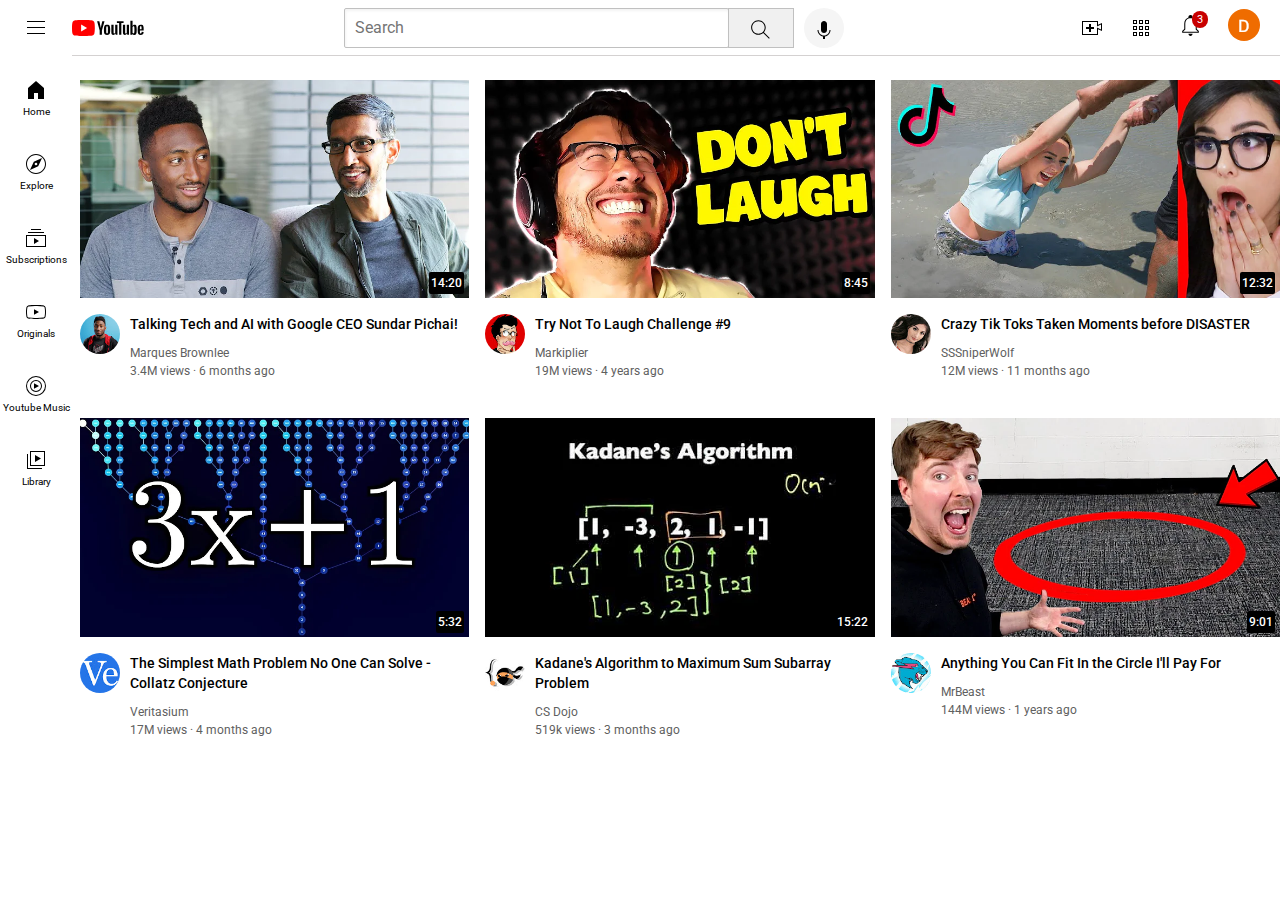
<file: index.html>
<!DOCTYPE html>
<html>
<head>
    <title>Youtube.com Clone</title>

    <link rel="preconnect" href="https://fonts.googleapis.com">
    <link rel="preconnect" href="https://fonts.gstatic.com" crossorigin>
    <link href="https://fonts.googleapis.com/css2?family=Montserrat&family=Roboto:wght@400;500;700&display=swap" rel="stylesheet">
<link rel="stylesheet" href="styles/general.css">
<link rel="stylesheet" href="styles/header.css">
<link rel="stylesheet" href="styles/video.css">
<link rel="stylesheet" href="styles/sidebar.css">
<body>
    <div class="header">
      <div class="left-section">
        <img class="hamburger-menu" src="icons/hamburger-menu.svg">
        <img class="youtube-icon" src="icons/youtube.svg">
      </div>
      <div class="middle-section">
        <input class="search-bar" type="text" placeholder="Search">
        <button class="search-button">
          <img class="search-icon" src="icons/search.svg">
        </button>
        <button class="voice-search-button">
          <img class="voice-search-icon" src="icons/voice-search-icon.svg">
        </button>
      </div>
      <div class="right-section">
        <img class="upload-icon" src="icons/upload.svg">
        <img class="youtube-apps-icon" src="icons/youtube-apps.svg">
        <div class="notifications-icon-container">
         <img class="notification-icon" src="icons/notifications.svg">
         <div class="notifications-count">3</div>
        </div>
   
        <img class="current-user-picture" src="icons/profilepicture.png ">
      </div>
    </div>

    <div class="sidebar">
        <div class="sidebar-link">
            <img src="icons/home.svg">
            <div>Home</div>
        </div>
        <div class="sidebar-link">
            <img src="icons/explore.svg">
            <div>Explore</div>
        </div>
        <div class="sidebar-link">
            <img src="icons/subscriptions.svg">
            <div>Subscriptions</div>
        </div>
        <div class="sidebar-link">
            <img src="icons/originals.svg">
            <div>Originals</div>
        </div>
        <div class="sidebar-link">
            <img src="icons/youtube-music.svg">
            <div>Youtube Music</div>
        </div>
        <div class="sidebar-link">
            <img src="icons/library.svg">
            <div>Library</div>
        </div>
    
      </div>

    <div class="video-grid">
<div class="video-preview">
        <div class="thumbnail-row">
            <img class="thumbnail" src="thumbnails/thumbnail-1.webp">
            <div class="video-time">14:20</div>
        </div>
        <div class="video-info-grid">
            <div class="channel-picture"> 
                <img class="profile-picture" src="thumbnails/channel-1.jpeg">
            </div>
            <div class="video-info">
                <p class="video-title">
                Talking Tech and AI with Google CEO Sundar Pichai!   
                </p>
                <p class="video-author">
                Marques Brownlee  
                </p>
                <p class="video-stats">
                3.4M views &#183; 6 months ago
                </p></div>
    
        </div>
    </div>



    <div class="video-preview">
        <div class="thumbnail-row">
            <img class="thumbnail" src="thumbnails/thumbnail-2.webp">
            <div class="video-time">8:45</div>
        </div>
        <div class="video-info-grid">
        <div class="channel-picture">
            <img class="profile-picture" src="thumbnails/channel-2.jpeg">
        </div>
        <div class="video-info">
            <p class="video-title">
                Try Not To Laugh Challenge #9
            </p>
                <p class="video-author">
                    Markiplier  
                </p>
                <p class="video-stats">
                    19M views &#183; 4 years ago
                </p>
        
        </div>
    </div>


</div>

<div class="video-preview">
    <div class="thumbnail-row">
        <img class="thumbnail" src="thumbnails/thumbnail-3.webp">
        <div class="video-time">12:32</div>
    </div>
    <div class="video-info-grid">
        <div class="channel-picture"> 
            <img class="profile-picture" src="thumbnails/channel-3.jpeg">
        </div>
        <div class="video-info">
            <p class="video-title">
            Crazy Tik Toks Taken Moments before DISASTER
            </p>
            <p class="video-author">
            SSSniperWolf
            </p>
            <p class="video-stats">
            12M views &#183; 11 months ago
            </p></div>

    </div>
</div>



<div class="video-preview">
    <div class="thumbnail-row">
        <img class="thumbnail" src="thumbnails/thumbnail-4.webp">
        <div class="video-time">5:32</div>
    </div>
    <div class="video-info-grid">
    <div class="channel-picture">
        <img class="profile-picture" src="thumbnails/channel-4.jpeg">
    </div>
    <div class="video-info">
        <p class="video-title">
            The Simplest Math Problem No One Can Solve - Collatz Conjecture
        </p>
            <p class="video-author">
                Veritasium 
            </p>
            <p class="video-stats">
                17M views &#183; 4 months ago
            </p>
    
    </div>
</div>


</div>    <div class="video-preview">
    <div class="thumbnail-row">
        <img class="thumbnail" src="thumbnails/thumbnail-5.webp">
        <div class="video-time">15:22</div>
    </div>
    <div class="video-info-grid">
        <div class="channel-picture"> 
            <img class="profile-picture" src="thumbnails/channel-5.jpeg">
        </div>
        <div class="video-info">
            <p class="video-title">
            Kadane's Algorithm to Maximum Sum Subarray Problem 
            </p>
            <p class="video-author">
            CS Dojo 
            </p>
            <p class="video-stats">
            519k views &#183; 3 months ago
            </p></div>

    </div>
</div>



<div class="video-preview">
    <div class="thumbnail-row">
        <img class="thumbnail" src="thumbnails/thumbnail-6.webp">
        <div class="video-time">9:01</div>
    </div>
    <div class="video-info-grid">
    <div class="channel-picture">
        <img class="profile-picture" src="thumbnails/channel-6.jpeg">
    </div>
    <div class="video-info">
        <p class="video-title">
            Anything You Can Fit In the Circle I'll Pay For
        </p>
            <p class="video-author">
                MrBeast
            </p>
            <p class="video-stats">
                144M views &#183; 1 years ago
            </p>
    
    </div>
</div>


</div>
    </div>
  

    </body>
</html>
</file>
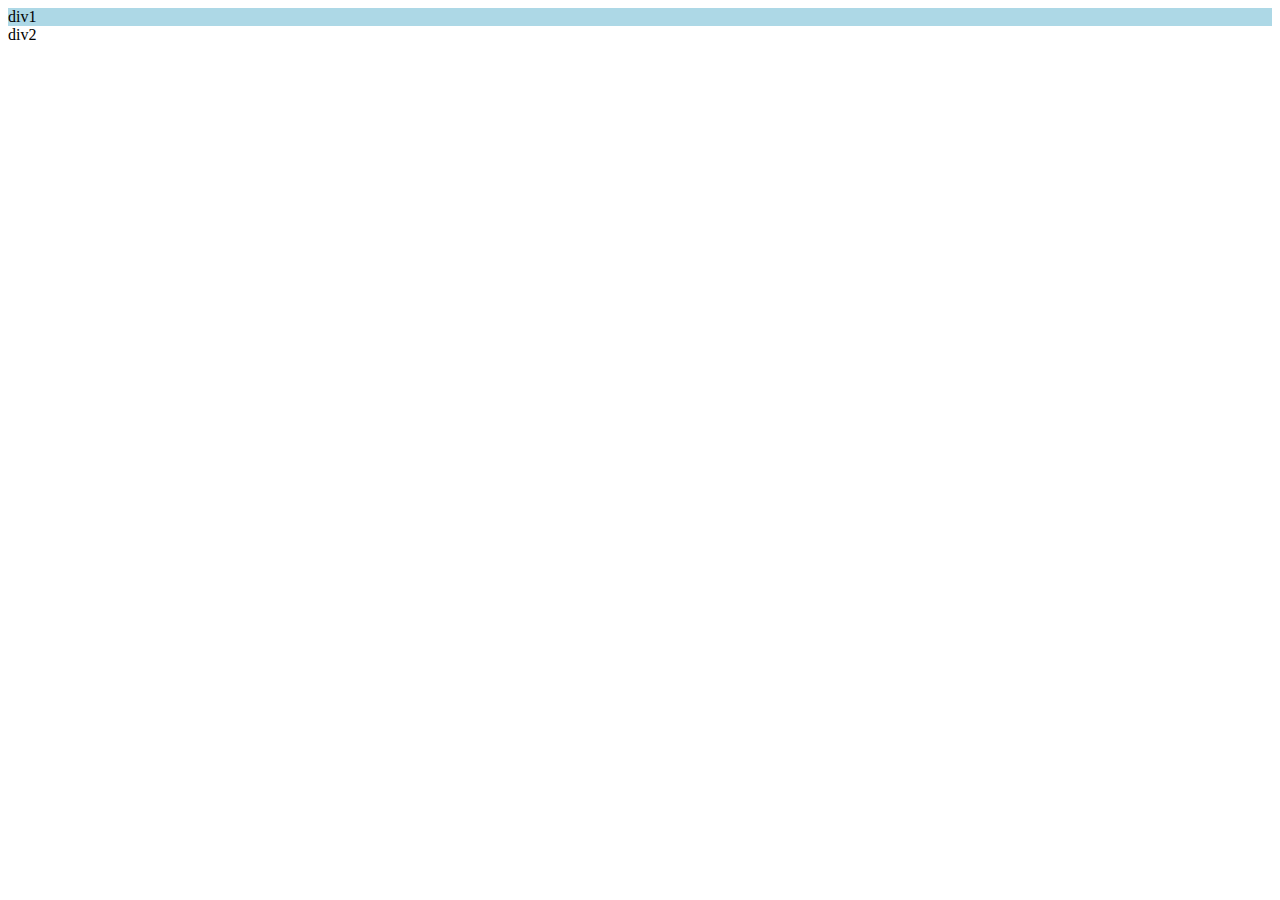
<file: flexbox.html>
<!DOCTYPE html>
<html>
<head>
<title>Flexbox Practice</title>



</head>
<body>
<div>
    <div style="background-color: lightblue;">div1</div>
    <div>div2</div>
</div>








</body>








</html>
</file>
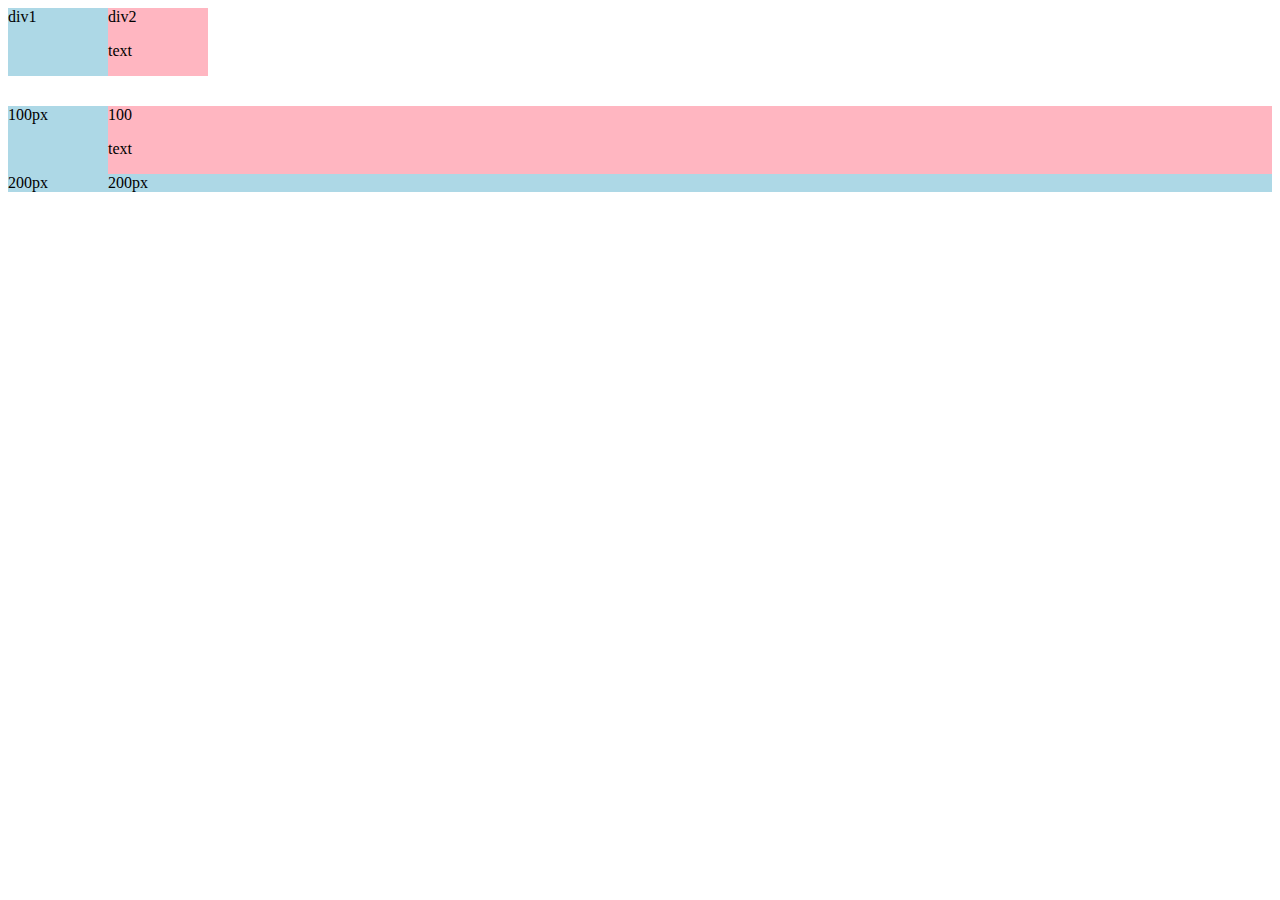
<file: grid.html>
<!DOCTYPE html>
<html>
<head>
<title>Grid Practice</title>
</head>
<body>
 

    <div style="
    display: grid;
    grid-template-columns: 100px 100px;
    ">
    <div style="background-color: lightblue;">div1</div>
    <div style="background-color: lightpink;">div2<p>text</p></div>
    </div>



    <div style="
    margin-top: 30px;
    display: grid;
    grid-template-columns: 100px 1fr;
    ">
    <div style="background-color: lightblue;">100px</div>
    <div style="background-color: lightpink;">100<p>text</p></div>
    <div style="background-color: lightblue;">200px</div>
    <div style="background-color: lightblue;">200px</div>
    </div>
    


</body>









</html>
</file>
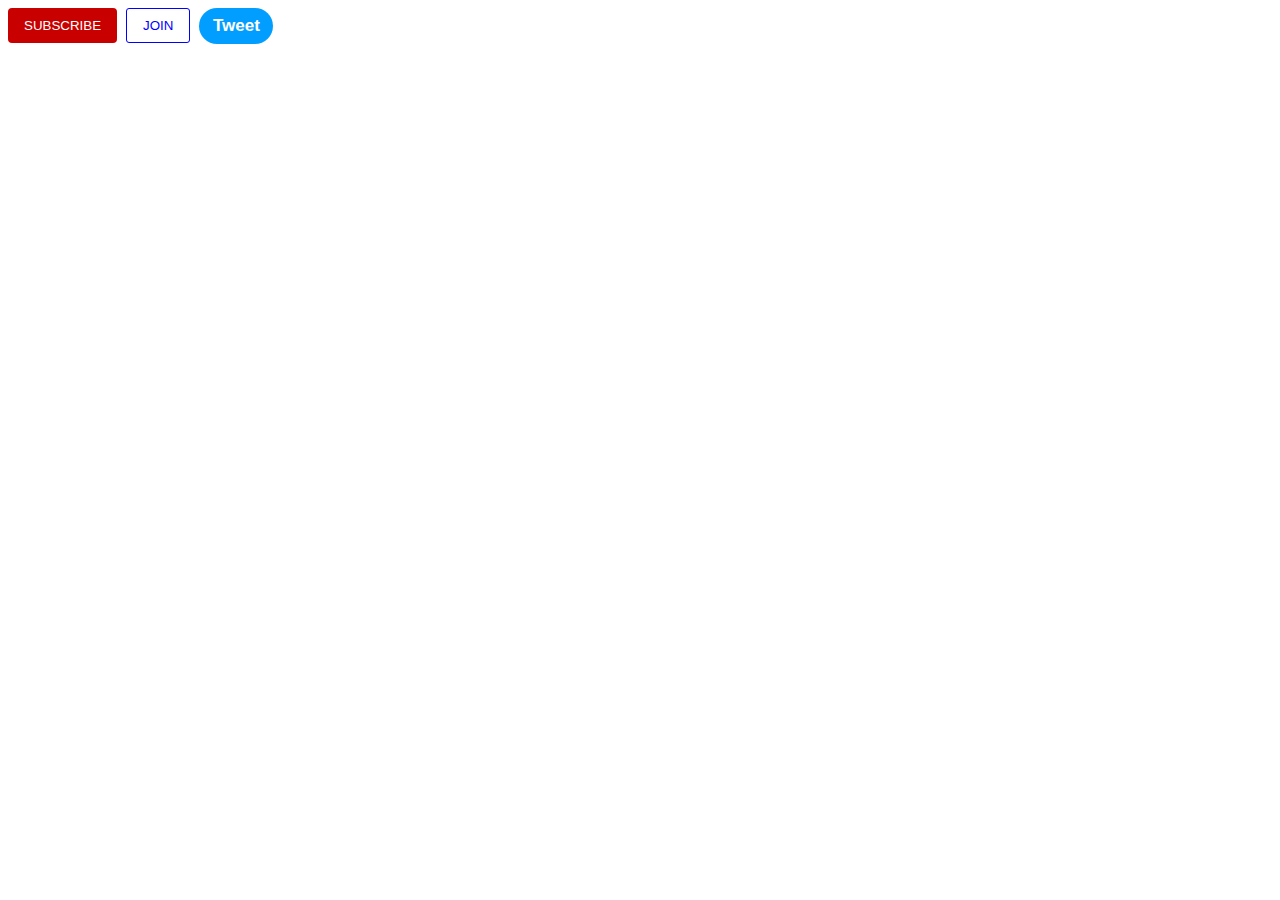
<file: intro-to-html/buttons.html>
<!DOCTYPE HTML>
<html>
    <head>
        <title>Button Practice</title>
    </head>
        <link rel="stylesheet" href="styles/buttons.css">
    <body>
<button class="youtube">SUBSCRIBE</button>
<button class="join">JOIN</button>
<button class="twitter">Tweet</button>
    </body>
</html>
</file>
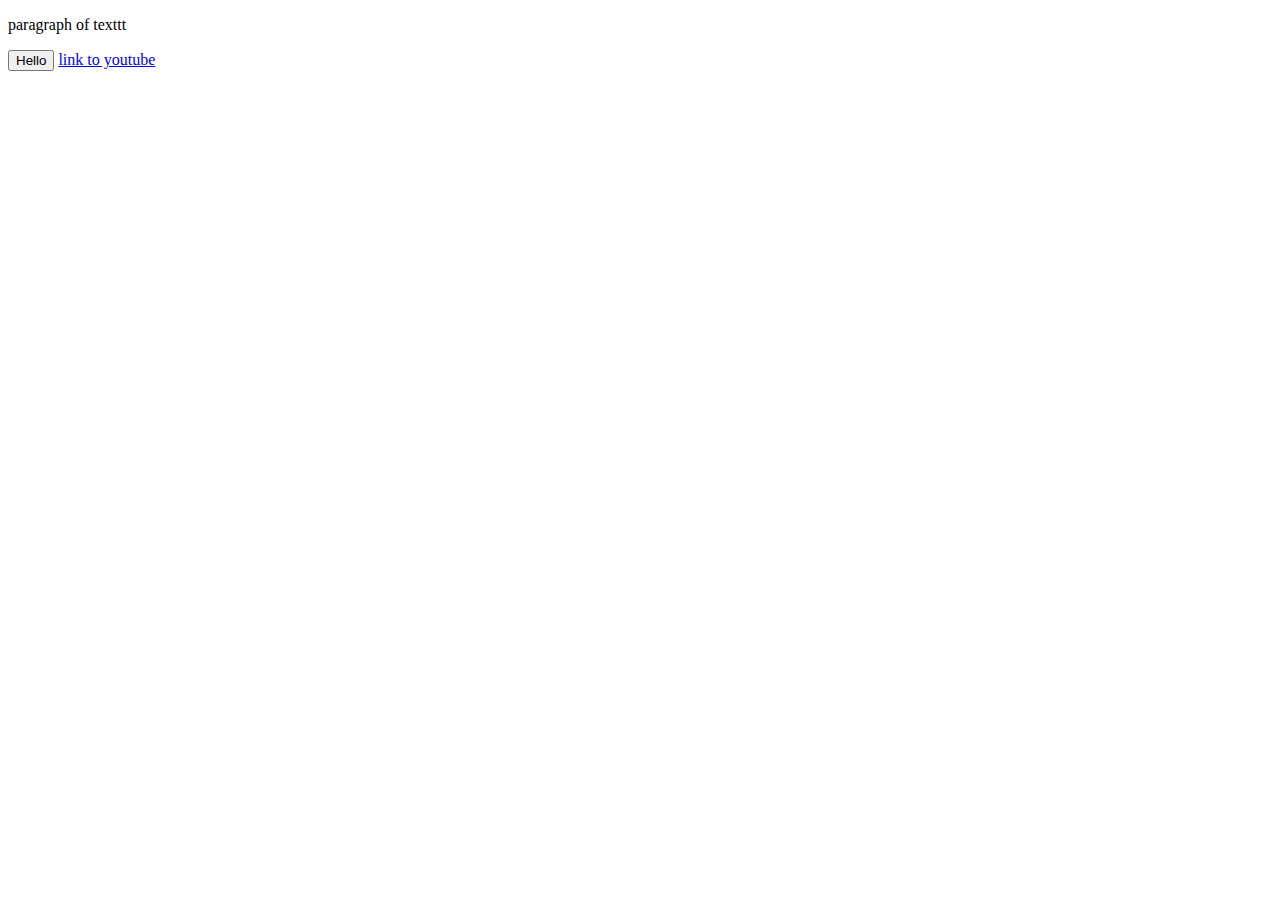
<file: intro-to-html/website.html>
<!DOCTYPE html>
<html>
    <head> 
        <title>First Website</title>
    </head>
    <body></body>
</html>

<p>paragraph of texttt</p>
<button>Hello</button>
<a href="https://www.youtube.com/" target="_blank">link to youtube</a>
</file>
<file: styles/general.css>
P {
    font-family: Roboto, Arial;
    margin-top: 0px;
    margin-bottom: 0px;
}

body {
    margin: 0;
    padding-top: 80px;
    padding-left: 80px;
}
</file>
<file: styles/header.css>
.header {
    height: 55px;
  
    display: flex;
    flex-direction: row;
    justify-content: space-between;
    position: fixed;
    top: 0;
    left: 0;
    right: 0;
    z-index: 100;
    background-color: white;
    border-bottom-width: 1px;
    border-bottom-style: solid;
    border-bottom-color: rgb(212, 209, 209);
  }
  
  .left-section {

    align-items: center;
    display: flex;
  }
  
  .middle-section {

    flex: 1;
    margin-left: 70px;
    margin-right: 35px;
    max-width: 500px;
    display: flex;
    align-items: center;
  }
  
  .right-section {
    width: 180px;
    margin-right: 20px;
    display: flex;
    align-items: center;
    justify-content: space-between;
    flex-shrink: 0;
  }

  .hamburger-menu {
    height: 24px;
    margin-left: 24px;
    margin-right: 24px;
  }a

  .youtube-menu {
    height: 20px;
  }

  .search-button {
    height: 40px;
    width: 66px;
    background-color: rgb(240, 240, 240);
    border-width: 1px;
    border-style: solid;
    border-color: rgb(192, 192, 192);
    margin-left: -1px;
    margin-right: 10px;
  }
  
  .search-icon {
    height: 25px;
    margin-top: 4px;
  }
  
  .voice-search-button {
    height: 40px;
    width: 40px;
    border-radius: 20px;
    border: none;
    background-color: rgb(245, 245, 245);
  }
  
  .voice-search-icon {
    height: 24px;
    margin-top: 4px;
  }

  .search-bar {
    flex: 1;
    height: 36px;
    padding-left: 10px;
    font-size: 16px;
    border-width: 1px;
    border-style: solid;
    border-color: rgb(192, 192, 192);
    border-radius: 2px;
    box-shadow: inset 1px 2px 3px rgba(0, 0, 0, 0.05);
    width: 0;
  }

  .search-button,
  .voice-search-button,
  .upload-icon-container {
    display: flex;
    justify-content: center;
    align-items: center;
    position: relative;
  }
  
  .search-button .tooltip,
  .voice-search-button .tooltip,
  .upload-icon-container .tooltip {
    font-family: Roboto, Arial;
    position: absolute;
    background-color: gray;
    color: white;
    padding-top: 4px;
    padding-bottom: 4px;
    padding-left: 8px;
    padding-right: 8px;
    border-radius: 2px;
    font-size: 12px;
    bottom: -30px;
    opacity: 0;
    transition: opacity 0.15s;
    pointer-events: none;
    white-space: nowrap;
  }
  
  .search-button:hover .tooltip,
  .voice-search-button:hover .tooltip,
  .upload-icon-container:hover .tooltip {
    opacity: 1;
  }
  

  .search-bar::placeholder {
    font-family: Roboto, Arial;
    font-size: 16px;
  }



  .upload-icon {
    height: 24px;
  }

  .youtube-apps-icon {
    height: 24px;
  }

  .current-user-picture {
    height: 32px;
    border-radius: 25px;
    margin-bottom: 5px;
  }

  .notification-icon {
    height: 25px;
  }

  .notifications-icon-container {
    position: relative;
  }

  .notifications-count {
    position: absolute;
    top: -2px;
    right: -5px;
    background-color: rgb(200, 0, 0);
    color: white;
    font-family: Roboto, Arial;
    font-size: 11px;
    padding-left: 5px;
    padding-right: 5px;
    padding-top: 2px;
    padding-bottom: 2px;
    border-radius: 10px;
  }
</file>
<file: styles/video.css>
.thumbnail {
    width: 100%;
  }
  
  .video-title {
    margin-top: 0;
    font-size: 14px;
    font-weight: 500;
    line-height: 20px;
    margin-bottom: 12px;
  }
  
  .video-info-grid {
    display: grid;
    grid-template-columns: 50px 1fr;
  }
  
  .profile-picture {
    width: 40px;
    border-radius: 50px;
  }
  
  .thumbnail-row {
    margin-bottom: 12px;
    position: relative;
  }
  
  .video-author,
  .video-stats {
    font-size: 12px;
    color: rgb(96, 96, 96);
  }
  
  .video-author {
    margin-bottom: 4px;
  }
  
  .video-grid {
    display: grid;
    grid-template-columns: 1fr 1fr 1fr;
    column-gap: 16px;
    row-gap: 40px;
  }

  .video-time {
    font-family: Roboto, Arial;
    font-size: 12px;
    font-weight: 500;
    padding-left: 2px;
    padding-right: 2px;
    padding-bottom: 4px;
    padding-top: 4px;
    border-radius: 2px;
    background-color: black;
    color: white;
    position: absolute;
    bottom: 8px;
    right: 5px;
}
</file>
<file: styles/sidebar.css>
.sidebar {
  position: fixed;
  left: 0;
  bottom: 0;
  top: 55px;
  background-color: white;
  width: 72px;
  z-index: 200;
  padding-top: 5px;
}

.sidebar-link {
  height: 74px;
  display: flex;
  justify-content: center;
  align-items: center;
  flex-direction: column;
  cursor: pointer;
}

.sidebar-link:hover {
  background-color: rgb(235, 235, 235);
}

.sidebar-link img {
  height: 24px;
  margin-bottom: 4px;
}

.sidebar-link div {
  font-family: Roboto, Arial;
  font-size: 10px;
}
</file>
<file: intro-to-html/styles/buttons.css>
.youtube {
    background-color: rgb(200, 0, 0);
    color: white;
    border: none;
    border-radius: 4px;
    cursor: pointer;
    margin-right: 5px;
    transition: opacity .15s;
    padding-top: 10px;
    padding-bottom: 10px;
    padding-left: 16px;
    padding-right: 16px;
    vertical-align: top;
    
}

.youtube:hover {
    opacity: 0.6;

}

.join:hover {
    background-color: rgb(78, 115, 184);
    color: white;
}

.twitter:hover {
    box-shadow: 5px 5px 10px rgba(0, 0 ,0, .15 )
}

.join {
    background-color: white;
    border-color: blue;
    border-radius: 3px;
    border-style: solid;
    border-width: 1px;
    color: blue;
    cursor: pointer;
    transition: background-color  1s;
    margin-right: 5px;
    padding-left: 30px;
    vertical-align: top;
    padding-bottom: 9px;
    padding-left: 16px;
    padding-right: 16px;
    padding-top: 9px;
}

.twitter {
    background-color: rgb(2, 158, 255);
    color: white;
    border-radius: 19px;
    height: 36px;
    width: 74px;
    border: none;
    font-size: 17px;
    font-weight: bold;
    cursor: pointer;
    transition: box-shadow 0.15s;
    vertical-align: top;
   
}
</file>
